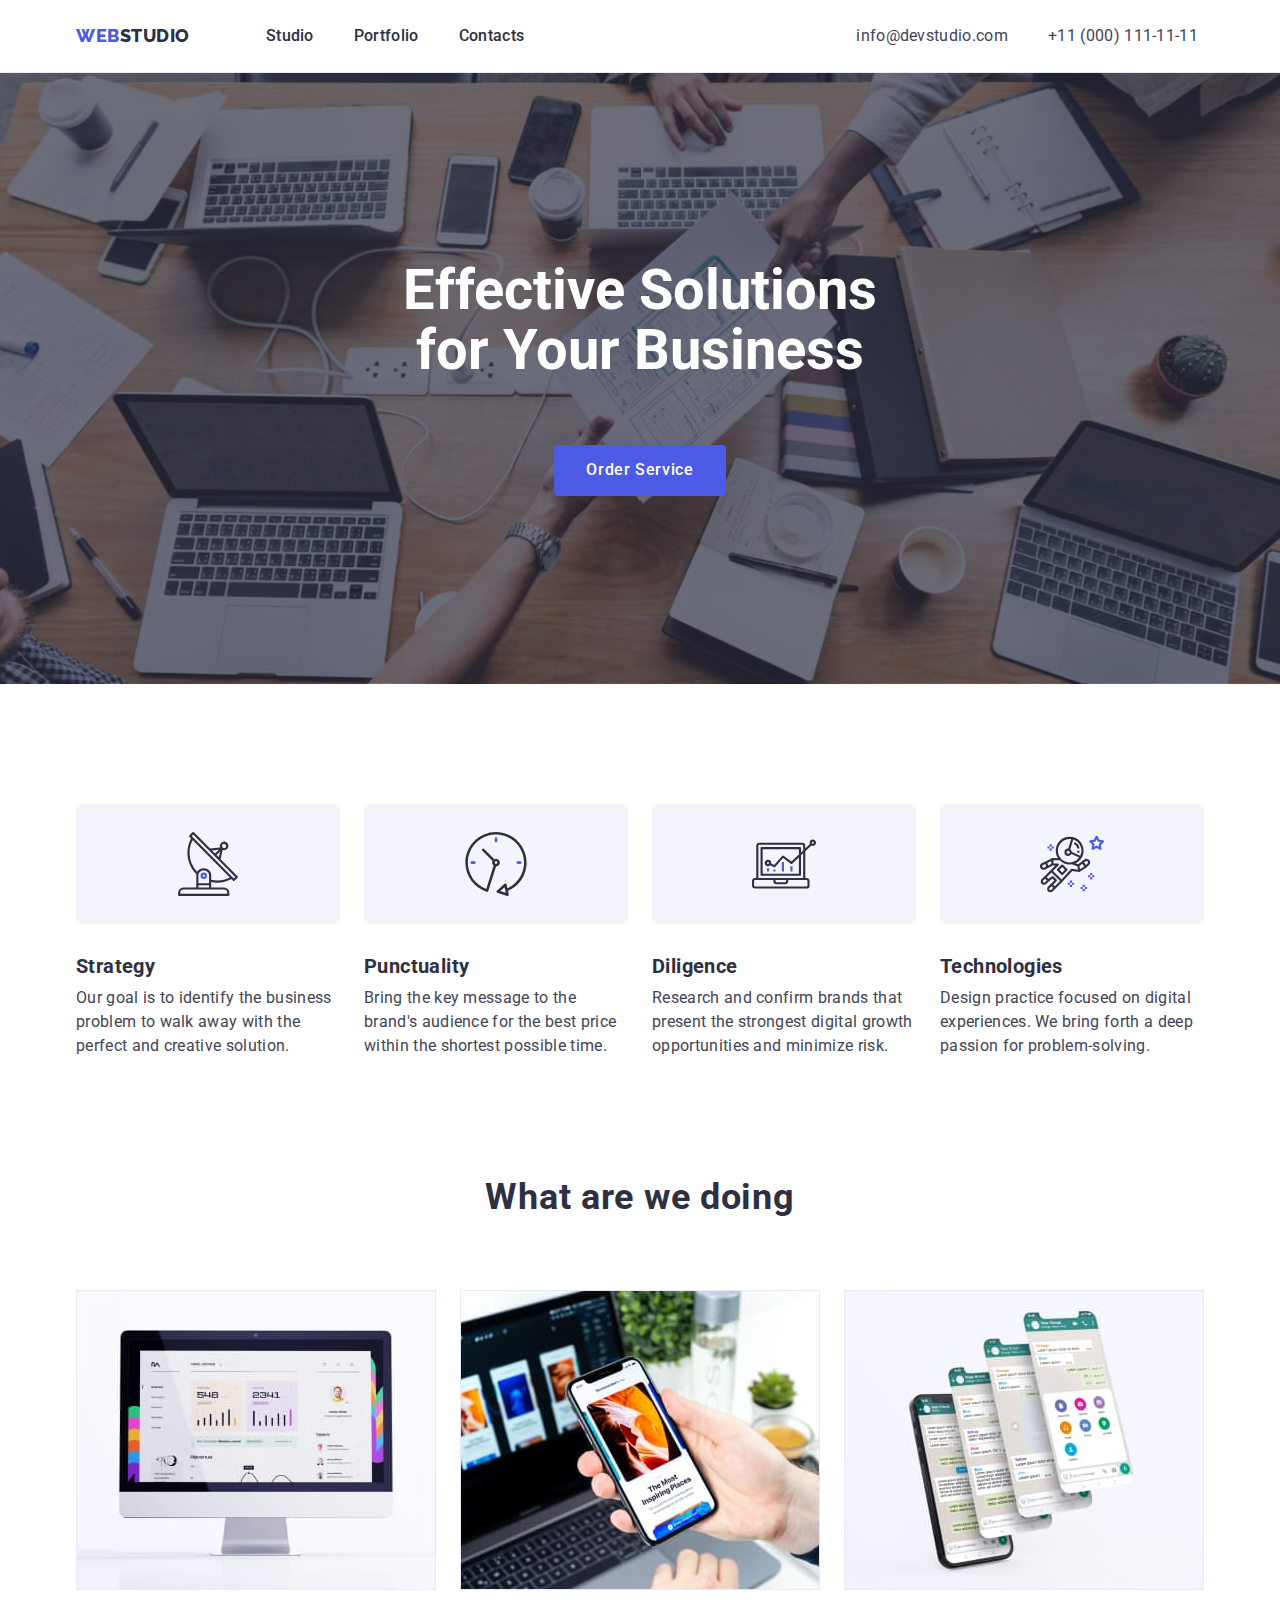
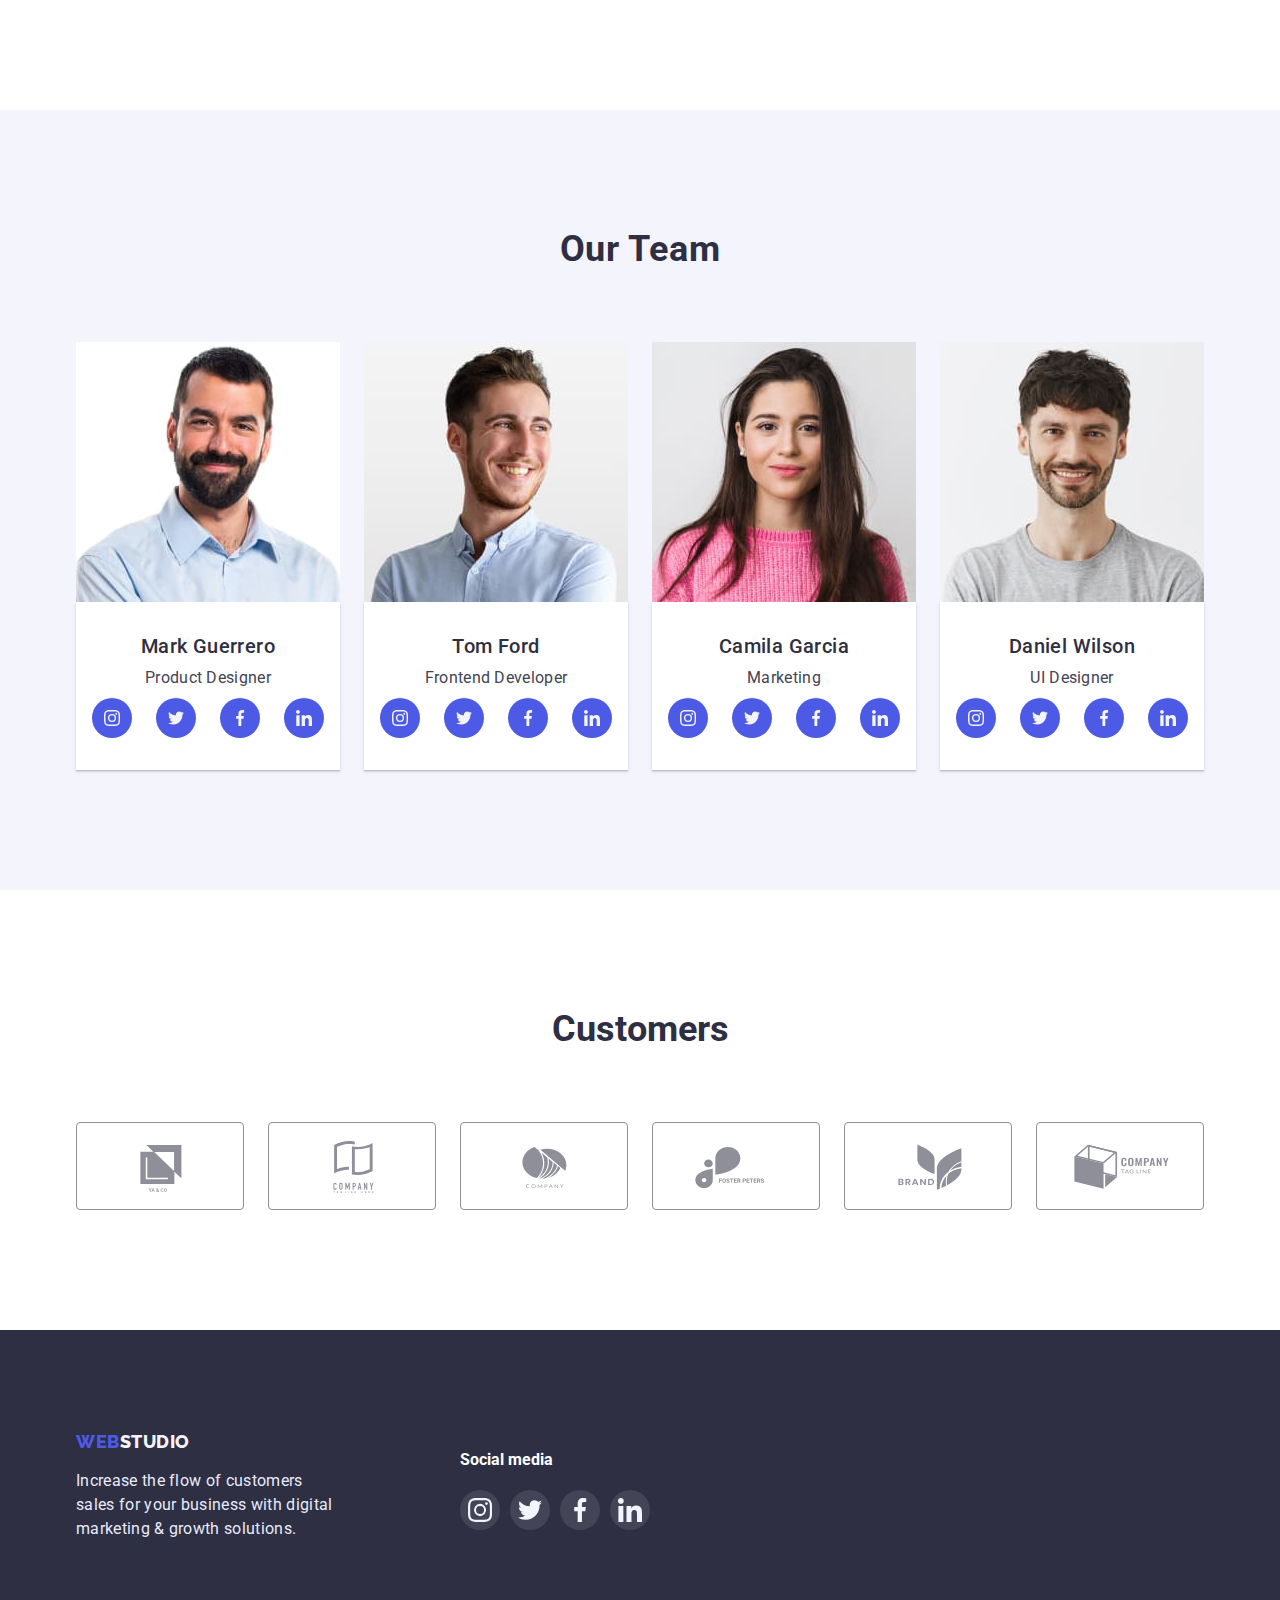
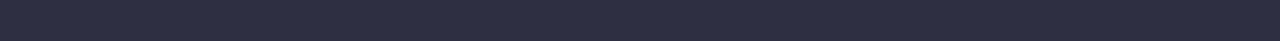
<file: index.html>
<!DOCTYPE html>
<html lang="en">

<head>
    <meta charset="UTF-8">
    <meta http-equiv="X-UA-Compatible" content="IE=edge">
    <meta name="viewport" content="width=device-width, initial-scale=1.0">
    <link rel="stylesheet"
        href="https://cdnjs.cloudflare.com/ajax/libs/modern-normalize/1.1.0/modern-normalize.min.css">
    <link rel="stylesheet" href="./css/styles.css">
    <link
        href="https://fonts.googleapis.com/css2?family=Raleway:wght@700;800&family=Roboto:wght@400;500;700;900&display=swap"
        rel="stylesheet">
    <title>Document</title>
</head>

<body>
    <header class="header">
        <div class="container ">
            <nav class="navation">
                <a href="" class="logo">WEB<span class="logo-studio">STUDIO</span></a>
                <ul class="list-nav list">
                    <li class="item-nav"><a class="link-nav" href="./index.html">Studio</a></li>
                    <li class="item-nav"><a class="link-nav" href="./portfolio.html">Portfolio</a></li>
                    <li class="item-nav"><a class="link-nav" href="">Contacts</a></li>
                </ul>

                <address class="address">
                    <ul class="list-address list">
                        <li class="item-address"><a class="link-address"
                                href="mailto:info@devstudio.com">info@devstudio.com</a></li>
                        <li class="item-address"><a class="link-address" href="tel:+110001111111">+11 (000)
                                111-11-11</a>
                        </li>
                    </ul>
                </address>
            </nav>
        </div>
    </header>

    <main class="content">
        <section class="section-hero section">
            <div class="container ">
                <h1 class="hero-title">Effective Solutions <br>for Your Business</h1>
                <button class="hero-button" type="button">Order Service</button>
            </div>
        </section>

        <section class="section our-qualities">
            <div class="container">

                <h2 class="subtitle invisible">our qualities</h2>
                <ul class="list">
                    <li class="item item-qualities">
                        <div class="div-icon">
                            <svg class="icon" width="64" height="64">
                                <use href="./images/symbol-defs.svg#antenna"></use>
                            </svg>
                        </div>
                        <h3 class="quality-title">Strategy</h3>
                        <p class="quality-text">Our goal is to identify the business
                            problem to walk away with the perfect and creative solution.</p>
                    </li>
                    <li class="item item-qualities">
                        <div class="div-icon">
                            <svg class="icon" width="64" height="64">
                                <use href="./images/symbol-defs.svg#clock"></use>
                            </svg>
                        </div>
                        <h3 class="quality-title">Punctuality</h3>
                        <p class="quality-text">Bring the key message to the brand's audience for the best price
                            within
                            the
                            shortest possible
                            time.</p>
                    </li>
                    <li class="item item-qualities">
                        <div class="div-icon">
                            <svg class="icon" width="64" height="64">
                                <use href="./images/symbol-defs.svg#diagram"></use>
                            </svg>
                        </div>
                        <h3 class="quality-title">Diligence</h3>
                        <p class="quality-text">Research and confirm brands that present the strongest digital
                            growth
                            opportunities and minimize
                            risk.</p>
                    </li>
                    <li class="item item-qualities">
                        <div class="div-icon">
                            <svg class="icon" width="64" height="64">
                                <use href="./images/symbol-defs.svg#astronaut"></use>
                            </svg>
                        </div>
                        <h3 class="quality-title">Technologies</h3>
                        <p class="quality-text">Design practice focused on digital experiences. We bring forth a
                            deep
                            passion for
                            problem-solving.</p>
                    </li>
                </ul>
            </div>
        </section>

        <section class="section-what">
            <div class="container">
                <h2 class="subtitle-what">What are we doing</h2>
                <ul class="list">
                    <li class="item"><img class="images" src="./images/computer.jpg" alt="computer" width="360"></li>
                    <li class="item"><img class="images" src="./images/notebook.jpg" alt="notebook" width="360"></li>
                    <li class="item"><img class="images" src="./images/smartphone.jpg" alt="smartphone" width="360">
                    </li>
                </ul>
            </div>
        </section>


        <section class="section-team section">
            <div class="container team-div-section">
                <h2 class="team-title">Our Team</h2>
                <ul class="list">
                    <li class="item">
                        <img class="images" src="./images/mark_guerrero.jpg" alt="Mark Guerrero" width="264">
                        <div class="team-div">
                            <h3 class="team-subtitle mark">Mark Guerrero</h3>
                            <p class="team-text">Product Designer</p>
                            <ul class="social-team">
                                <li class="social-item"><a href="" class="icon-social"><svg class="icon-soc" width="16"
                                            height="16">
                                            <use href="./images/symbol-defs.svg#instagram"></use>
                                        </svg></a></li>
                                <li class="social-item"><a href="" class="icon-social"><svg class="icon-soc" width="16"
                                            height="16">
                                            <use href="./images/symbol-defs.svg#twitter"></use>
                                        </svg></a></li>
                                <li class="social-item"><a href="" class="icon-social"><svg class="icon-soc" width="16"
                                            height="16">
                                            <use href="./images/symbol-defs.svg#facebook"></use>
                                        </svg></a></li>
                                <li class="social-item"><a href="" class="icon-social"><svg class="icon-soc" width="16"
                                            height="16">
                                            <use href="./images/symbol-defs.svg#linkedin"></use>
                                        </svg></a></li>
                            </ul>
                        </div>
                    </li>
                    <li class="item">
                        <img class="images" src="./images/tom_ford.jpg" alt="Tom Ford" width="264">
                        <div class="team-div">
                            <h3 class="team-subtitle">Tom Ford</h3>
                            <p class="team-text">Frontend Developer</p>
                            <ul class="social-team">
                                <li class="social-item"><a href="" class="icon-social"><svg class="icon-soc" width="16"
                                            height="16">
                                            <use href="./images/symbol-defs.svg#instagram"></use>
                                        </svg></a></li>
                                <li class="social-item"><a href="" class="icon-social"><svg class="icon-soc" width="16"
                                            height="16">
                                            <use href="./images/symbol-defs.svg#twitter"></use>
                                        </svg></a></li>
                                <li class="social-item"><a href="" class="icon-social"><svg class="icon-soc" width="16"
                                            height="16">
                                            <use href="./images/symbol-defs.svg#facebook"></use>
                                        </svg></a></li>
                                <li class="social-item"><a href="" class="icon-social"><svg class="icon-soc" width="16"
                                            height="16">
                                            <use href="./images/symbol-defs.svg#linkedin"></use>
                                        </svg></a></li>
                            </ul>
                        </div>
                    </li>
                    <li class="item">
                        <img class="images" src="./images/camila_garcia.jpg" alt="Camila Garcia" width="264">
                        <div class="team-div">
                            <h3 class="team-subtitle">Camila Garcia</h3>
                            <p class="team-text">Marketing</p>
                            <ul class="social-team">
                                <li class="social-item"><a href="" class="icon-social"><svg class="icon-soc" width="16"
                                            height="16">
                                            <use href="./images/symbol-defs.svg#instagram"></use>
                                        </svg></a></li>
                                <li class="social-item"><a href="" class="icon-social"><svg class="icon-soc" width="16"
                                            height="16">
                                            <use href="./images/symbol-defs.svg#twitter"></use>
                                        </svg></a></li>
                                <li class="social-item"><a href="" class="icon-social"><svg class="icon-soc" width="16"
                                            height="16">
                                            <use href="./images/symbol-defs.svg#facebook"></use>
                                        </svg></a></li>
                                <li class="social-item"><a href="" class="icon-social"><svg class="icon-soc" width="16"
                                            height="16">
                                            <use href="./images/symbol-defs.svg#linkedin"></use>
                                        </svg></a></li>
                            </ul>
                        </div>
                    </li>
                    <li class="item">
                        <img class="images" src="./images/daniel_wilson.jpg" alt="Daniel Wilson" width="264">
                        <div class="team-div">
                            <h3 class="team-subtitle">Daniel Wilson</h3>
                            <p class="team-text">UI Designer</p>
                            <ul class="social-team">
                                <li class="social-item"><a href="" class="icon-social"><svg class="icon-soc" width="16"
                                            height="16">
                                            <use href="./images/symbol-defs.svg#instagram"></use>
                                        </svg></a></li>
                                <li class="social-item"><a href="" class="icon-social"><svg class="icon-soc" width="16"
                                            height="16">
                                            <use href="./images/symbol-defs.svg#twitter"></use>
                                        </svg></a></li>
                                <li class="social-item"><a href="" class="icon-social"><svg class="icon-soc" width="16"
                                            height="16">
                                            <use href="./images/symbol-defs.svg#facebook"></use>
                                        </svg></a></li>
                                <li class="social-item"><a href="" class="icon-social"><svg class="icon-soc" width="16"
                                            height="16">
                                            <use href="./images/symbol-defs.svg#linkedin"></use>
                                        </svg></a></li>
                            </ul>
                        </div>
                    </li>
                </ul>
            </div>
        </section>
        <section class="section_custumers">
            <div class="div-commpany">
                <h2 class="title-customers">Customers</h2>
                <ul class="list-commpany">
                    <li class="social-commpany"><a href="" class="commpany"><svg class="icon-commpany" width="104"
                                height="56">
                                <use href="./images/symbol-defs.svg#Logo"></use>
                            </svg></a></li>
                    <li class="social-commpany"><a href="" class="commpany"><svg class="icon-commpany" width="104"
                                height="56">
                                <use href="./images/symbol-defs.svg#Logo-1"></use>
                            </svg></a></li>
                    <li class="social-commpany"><a href="" class="commpany"><svg class="icon-commpany" width="104"
                                height="56">
                                <use href="./images/symbol-defs.svg#Logo-2"></use>
                            </svg></a></li>
                    <li class="social-commpany"><a href="" class="commpany"><svg class="icon-commpany" width="104"
                                height="56">
                                <use href="./images/symbol-defs.svg#Logo-3"></use>
                            </svg></a></li>
                    <li class="social-commpany"><a href="" class="commpany"><svg class="icon-commpany" width="104"
                                height="56">
                                <use href="./images/symbol-defs.svg#Logo-4"></use>
                            </svg></a></li>
                    <li class="social-commpany"><a href="" class="commpany"><svg class="icon-commpany" width="104"
                                height="56">
                                <use href="./images/symbol-defs.svg#Logo-5"></use>
                            </svg></a></li>
                </ul>
            </div>
        </section>
    </main>

    <footer class="footer">
        <div class="container footer-container">
            <div class="div-posicion">
                <div class="div-web">
                    <a href="" class="logo">WEB<span class="logo-footer">STUDIO</span></a>
                    <p class="text-footer">Increase the flow of customers sales for your business with digital marketing
                        &
                        growth solutions.</p>
                </div>
                <div class="footer-social">
                    <h4 class="footer-title-social">Social media</h4>
                    <ul class="footer-list-social list">
                        <li class="social-item-footer"><a href="" class="icon-social-footer"><svg class="icon-soc"
                                    width="24" height="24">
                                    <use href="./images/symbol-defs.svg#instagram"></use>
                                </svg></a></li>
                        <li class="social-item-footer"><a href="" class="icon-social-footer"><svg class="icon-soc"
                                    width="24" height="24">
                                    <use href="./images/symbol-defs.svg#twitter"></use>
                                </svg></a></li>
                        <li class="social-item-footer"><a href="" class="icon-social-footer"><svg class="icon-soc"
                                    width="24" height="24">
                                    <use href="./images/symbol-defs.svg#facebook"></use>
                                </svg></a></li>
                        <li class="social-item-footer"><a href="" class="icon-social-footer"><svg class="icon-soc"
                                    width="24" height="24">
                                    <use href="./images/symbol-defs.svg#linkedin"></use>
                                </svg></a></li>
                    </ul>
                </div>
            </div>
        </div>
    </footer>
</body>

</html>
</file>
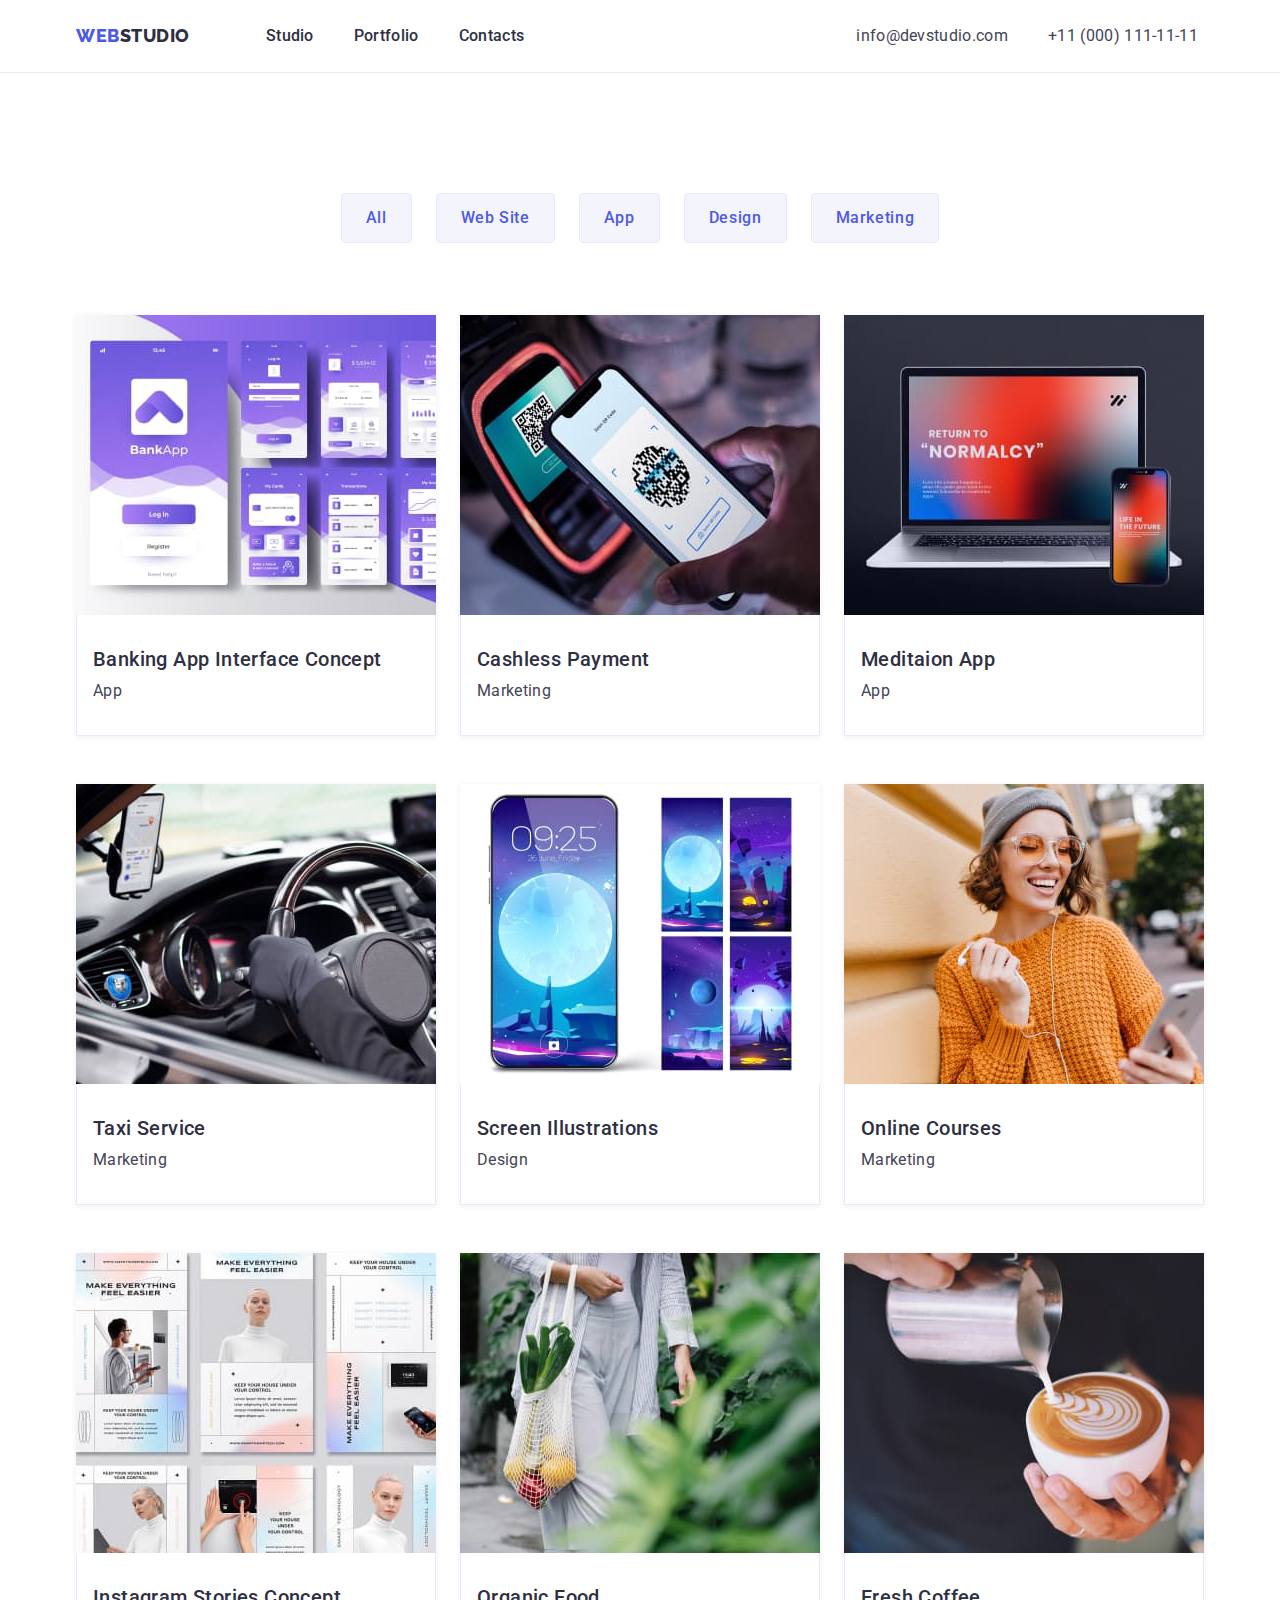
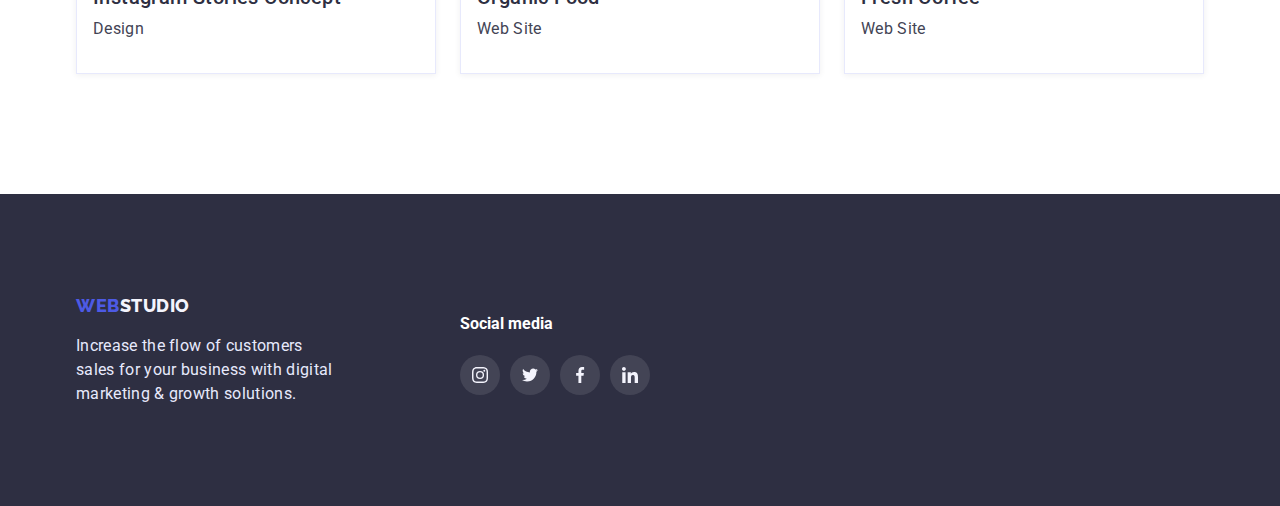
<file: portfolio.html>
<!DOCTYPE html>
<html lang="en">

<head>
    <meta charset="UTF-8">
    <meta http-equiv="X-UA-Compatible" content="IE=edge">
    <meta name="viewport" content="width=device-width, initial-scale=1.0">
    <link rel="stylesheet"
        href="https://cdnjs.cloudflare.com/ajax/libs/modern-normalize/1.1.0/modern-normalize.min.css">
    <link rel="stylesheet" href="./css/styles.css">
    <link
        href="https://fonts.googleapis.com/css2?family=Raleway:wght@700;800&family=Roboto:wght@400;500;700;900&display=swap"
        rel="stylesheet">
    <title>Document</title>
</head>

<body>
    <header class="header">
        <div class="container ">
            <nav class="navation">
                <a href="" class="logo">WEB<span class="logo-studio">STUDIO</span></a>
                <ul class="list-nav list">
                    <li class="item-nav"><a class="link-nav" href="./index.html">Studio</a></li>
                    <li class="item-nav"><a class="link-nav" href="./portfolio.html">Portfolio</a></li>
                    <li class="item-nav"><a class="link-nav" href="">Contacts</a></li>
                </ul>

                <address class="address">
                    <ul class="list-address list">
                        <li class="item-address"><a class="link-address"
                                href="mailto:info@devstudio.com">info@devstudio.com</a></li>
                        <li class="item-address"><a class="link-address" href="tel:+110001111111">+11 (000)
                                111-11-11</a>
                        </li>
                    </ul>
                </address>
            </nav>
        </div>
    </header>

    <main>
        <section class="section-portfolio">
            <div class="container">
                <h1 class="title-portfolio">Portfolio</h1>
                <ul class="list-button">
                    <li class="item-portfolio"><button class="button-portfolio" type="button">All</button></li>
                    <li class="item-portfolio"><button class="button-portfolio" type="button">Web Site</button></li>
                    <li class="item-portfolio"><button class="button-portfolio" type="button">App</button></li>
                    <li class="item-portfolio"><button class="button-portfolio" type="button">Design</button></li>
                    <li class="item-portfolio"><button class="button-portfolio" type="button">Marketing</button></li>
                </ul>
                <ul class="list-portfolio">
                    <li class="item-images"><img class="images" src="./images-portfolio/application.jpg"
                            alt="application" Width="360" Height="300">
                        <div class="class images-div">
                            <h2 class="subtitle-portfolio">Banking App Interface Concept</h2>
                            <p class="text-portfolio">App</p>
                        </div>
                    </li>
                    <li class="item-images"><img class="images" src="./images-portfolio/contactless-payment.jpg"
                            alt="contactless_payment" width="360" height="300">
                        <div class="class images-div">
                            <h2 class="subtitle-portfolio">Cashless Payment</h2>
                            <p class="text-portfolio">Marketing</p>
                        </div>
                    </li>
                    <li class="item-images"><img class="images" src="./images-portfolio/notebook.jpg" alt="notebook"
                            width="360" height="300">
                        <div class="class images-div">
                            <h2 class="subtitle-portfolio">Meditaion App</h2>
                            <p class="text-portfolio">App</p>
                        </div>
                    </li>
                    <li class="item-images"><img class="images" src="./images-portfolio/car.jpg" alt="car" width="360"
                            height="300">
                        <div class="class images-div">
                            <h2 class="subtitle-portfolio">Taxi Service</h2>
                            <p class="text-portfolio">Marketing</p>
                        </div>
                    <li class="item-images"><img class="images" src="./images-portfolio/smartphone.jpg" alt="smartphone"
                            width="360" height="300">
                        <div class="class images-div">
                            <h2 class="subtitle-portfolio">Screen Illustrations</h2>
                            <p class="text-portfolio">Design</p>
                        </div>
                    </li>
                    <li class="item-images"><img class="images" src="./images-portfolio/gilr.jpg" alt="gilr" width="360"
                            height="300">
                        <div class="class images-div">
                            <h2 class="subtitle-portfolio">Online Courses</h2>
                            <p class="text-portfolio">Marketing</p>
                        </div>
                    </li>
                    <li class="item-images"><img class="images" src="./images-portfolio/website.jpg" alt="website"
                            width="360" height="300">
                        <div class="class images-div">
                            <h2 class="subtitle-portfolio">Instagram Stories Concept</h2>
                            <p class="text-portfolio">Design</p>
                        </div>
                    </li>
                    <li class="item-images"><img class="images" src="./images-portfolio/fruit.jpg" alt="fruit"
                            width="360" height="300">
                        <div class="class images-div">
                            <h2 class="subtitle-portfolio">Organic Food</h2>
                            <p class="text-portfolio">Web Site</p>
                        </div>
                    </li>
                    <li class="item-images"> <img class="images" src="./images-portfolio/coffee.jpg" alt="coffee"
                            width="360" height="300">
                        <div class="class images-div">
                            <h2 class="subtitle-portfolio">Fresh Coffee</h2>
                            <p class="text-portfolio">Web Site</p>
                        </div>
                    </li>
                </ul>
            </div>
        </section>
    </main>
    <footer class="footer">
        <div class="container footer-container">
            <div class="div-posicion">
                <div class="div-web">
                    <a href="" class="logo">WEB<span class="logo-footer">STUDIO</span></a>
                    <p class="text-footer">Increase the flow of customers sales for your business with digital marketing
                        &
                        growth solutions.</p>
                </div>
                <div class="footer-social">
                    <h4 class="footer-title-social">Social media</h4>
                    <ul class="footer-list-social list">
                        <li class="social-item-footer"><a href="" class="icon-social-footer"><svg class="icon-soc"
                                    width="16" height="16">
                                    <use href="./images/symbol-defs.svg#instagram"></use>
                                </svg></a></li>
                        <li class="social-item-footer"><a href="" class="icon-social-footer"><svg class="icon-soc"
                                    width="16" height="16">
                                    <use href="./images/symbol-defs.svg#twitter"></use>
                                </svg></a></li>
                        <li class="social-item-footer"><a href="" class="icon-social-footer"><svg class="icon-soc"
                                    width="16" height="16">
                                    <use href="./images/symbol-defs.svg#facebook"></use>
                                </svg></a></li>
                        <li class="social-item-footer"><a href="" class="icon-social-footer"><svg class="icon-soc"
                                    width="16" height="16">
                                    <use href="./images/symbol-defs.svg#linkedin"></use>
                                </svg></a></li>
                    </ul>
                </div>
            </div>
        </div>
    </footer>
</body>

</html>
</file>
<file: css/styles.css>
:root {
    --primary-header-color: #2E2F42;
    --body-color: #434455;
    --color-white: #ffffff;
    --color-footer: #E7E9FC;
    --color-hover: #404BBF;
    --color-logo-web: #4D5AE5;
    --team-background-color: #F4F4FD;
    --background: #FFFFFF;
    --color-border: #8E8F99;
    --background-footer-icon: #31D0AA;
    --icon-commpany: #AFB1B8;
}

.invisible {
    display: none;
}

h1 {
    margin: 0;
}

h2 {
    margin: 0;
}

h3 {
    margin: 0;
}

body {
    font-family: 'Roboto', sans-serif;
    color: var(--body-color);
}

.container {
    margin-left: auto;
    margin-right: auto;
    padding-left: 15px;
    padding-right: 15px;
    width: 1158px;
}

.section {
    padding-top: 120px;
}

/*header*/
.header {
    border-bottom: 1px solid var(--color-footer);
}

.logo {
    color: var(--color-logo-web);
    font-family: 'Raleway';
    font-weight: 800;
    font-size: 18px;
    line-height: 1.33;
    letter-spacing: 0.03em;
    text-decoration: none;
}

.logo-studio {
    color: var(--primary-header-color);
}


.list {
    padding: 0;
    margin: 0;
    list-style: none;
}

.link-nav:hover,
.link-nav:focus {
    color: var(--color-hover)
}



.list-nav {
    display: flex;
    margin-left: 76px;

}

.item-nav+.item-nav {
    margin-left: 40px;
}

.link-nav {
    display: block;
    padding-top: 24px;
    padding-bottom: 24px;
    color: var(--primary-header-color);
    font-weight: 500;
    font-size: 16px;
    line-height: 1.5;
    letter-spacing: 0.02em;
    text-decoration: none;
    list-style: none;
}


.navation {
    display: flex;
    align-items: center;
    background: var(--background);
}

.list-address {
    display: flex;
    margin-left: 332px;
    ;
}

.item-address+.item-address {
    margin-left: 40px;
}

.link-address {
    display: inline-block;
    padding-top: 24px;
    padding-bottom: 24px;
    color: var(--body-color);
    font-style: normal;
    font-size: 16px;
    line-height: 1.5px;
    letter-spacing: 0.02em;
    text-decoration: none;
    list-style: none;
}

.link-address:hover,
.link-address:focus {
    color: var(--color-hover)
}

/*hero*/
.section-hero {
    max-width: 1440px;
    margin-left: auto;
    margin-right: auto;
    text-align: center;
    background-color: var(--primary-header-color);
    background-image: linear-gradient(to right, rgba(46, 47, 66, 0.7), rgba(46, 47, 66, 0.7)), url(../images/people-office.jpg);
    background-repeat: no-repeat;
    background-position: 50% 50%;
    background-size: cover;
    padding-top: 188px;
    padding-bottom: 188px;
}

.hero-title {
    margin-left: 0;
    margin-right: 0;
    margin-top: 0;
    margin-bottom: 64px;
    color: var(--color-white);
    font-weight: 700;
    font-size: 56px;
    line-height: 1.07;
}

.hero-button {
    display: inline-block;
    cursor: pointer;
    border-radius: 4px;
    border: var(--color-logo-web);
    padding: 16px 32px;
    background-color: var(--color-logo-web);
    color: var(--color-white);
    font-family: inherit;
    font-weight: 500;
    font-size: 16px;
    line-height: 1.18;
    letter-spacing: 0.04em;
}

.hero-button:hover,
.hero-button:focus {
    background-color: var(--color-hover);
    border: var(--color-hover);
}

/*section quality*/

.list {
    display: flex
}

.item-qualities {
    width: calc((100% - (24px * 3)) / 4);
}

.item+.item {
    margin-left: 24px;
}

.quality-title {
    margin-top: 0px;
    margin-bottom: 8px;
    color: var(--primary-header-color);
    font-weight: 700;
    font-size: 20px;
    line-height: 1.2;
    letter-spacing: 0.02em;
}

.quality-text {
    margin: 0;
    font-size: 16px;
    line-height: 1.5;
    letter-spacing: 0.02em;
}

/*section-what*/
.section-what {
    padding-top: 120px;
    padding-bottom: 120px;
}

.subtitle-what {
    margin: 0;
    color: var(--primary-header-color);
    font-weight: 700;
    font-size: 36px;
    line-height: 1.11;
    letter-spacing: 0.02em;
    text-align: center;
    margin-bottom: 72px;
    color: var(--primary-header-color);
    font-weight: 700;
    font-size: 36px;
    line-height: 1.11;
    letter-spacing: 0.02em;
}

/*section-oer team*/
.section-team {
    padding-bottom: 120px;
    background-color: var(--team-background-color);
}

.team-div {
    padding-top: 32px;
    padding-bottom: 32px;
}

.team-title {
    margin-top: 0;
    margin-bottom: 72px;
    color: var(--primary-header-color);
    font-weight: 700;
    font-size: 36px;
    line-height: 1.11;
    text-align: center;
    letter-spacing: 0.02em;
    text-transform: capitalize;
}

.team-subtitle {
    margin-top: 0;
    margin-bottom: 8px;
    color: var(--primary-header-color);
    font-weight: 500;
    font-size: 20px;
    line-height: 1.2;
    text-align: center;
    letter-spacing: 0.02em;
}

.images {
    display: block;
}

.team-text {
    margin-top: 0;
    margin-bottom: 8px;
    font-size: 16px;
    line-height: 1.5;
    text-align: center;
    letter-spacing: 0.02em;
}

.team-div {
    background-color: var(--background);
    box-shadow: 0px 1px 6px rgba(46, 47, 66, 0.08), 0px 1px 1px rgba(46, 47, 66, 0.16), 0px 2px 1px rgba(46, 47, 66, 0.08);
}

/*footer*/
.footer {
    background-color: var(--primary-header-color);
    padding-top: 100px;
    padding-bottom: 100px;
}



.logo-footer {
    color: var(--team-background-color);
    font-family: 'Raleway';
    font-weight: 800;
    font-size: 18px;
    line-height: 1.33;
    letter-spacing: 0.03em;
    text-decoration: none;
}

.text-footer {
    margin-top: 16px;
    margin-bottom: 0;
    width: 264px;
    color: var(--color-footer);
    font-size: 16px;
    line-height: 1.5;
    letter-spacing: 0.02em;
}

/*portfolio*/
.section-portfolio {
    padding-top: 120px;
    padding-bottom: 120px;
}

.title-portfolio {
    text-align: center;
}

.button-portfolio {
    padding-top: 12px;
    padding-bottom: 12px;
    padding-left: 24px;
    padding-right: 24px;
    border-radius: 4px;
    border: 1px solid var(--color-footer);
    background-color: var(--team-background-color);
    color: var(--color-logo-web);
    font-family: inherit;
    font-weight: 500;
    font-size: 16px;
    line-height: 1.5;
    letter-spacing: 0.04em;
    cursor: pointer
}

/*.item-portfolio:hover .item-portfolio:focus {
    color: var(--color-hover);
    border-radius: 4px;
    border: solid var(--color-hover);
}*/

.item-portfolio+.item-portfolio {
    margin-left: 24px;
}


.button-portfolio:hover,
.button-portfolio:focus {
    background-color: var(--color-logo-web);
    color: var(--team-background-color);
    border: 1px solid var(--color-hover);
    box-shadow: 0px 3px 1px rgba(0, 0, 0, 0.1), 0px 2px 1px rgba(0, 0, 0, 0.08), 0px 2px 2px rgba(0, 0, 0, 0.12);
}

.list-button {
    display: flex;
    list-style: none;
    justify-content: center;
    margin-top: 0;
    margin-bottom: 72px;
    padding: 0;
}

.list-portfolio {
    display: flex;
    flex-wrap: wrap;
    list-style: none;
    column-gap: 24px;
    row-gap: 48px;
    padding: 0;
    margin: 0;
}

.item-images {
    box-shadow: 0px 1px 6px rgba(46, 47, 66, 0.08);
}

.item-images:hover,
.item-images:focus {
    box-shadow: 0px 1px 6px rgba(46, 47, 66, 0.08), 0px 1px 1px rgba(46, 47, 66, 0.16), 0px 2px 1px rgba(46, 47, 66, 0.08);
    ;
}


.title-portfolio {
    display: none;
    margin: 0;
}


.subtitle-portfolio {
    margin-top: 0;
    margin-bottom: 8px;
    color: var(--primary-header-color);
    font-weight: 500;
    font-size: 20px;
    line-height: 1.2;
    letter-spacing: 0.02em;
}


.text-portfolio {
    margin: 0;
    line-height: 1.5;
    letter-spacing: 0.02em;
}

.images-div {
    padding-top: 32px;
    padding-bottom: 32px;
    padding-left: 16px;
    border-bottom: 1px solid var(--color-footer);
    border-left: 1px solid var(--color-footer);
    border-right: 1px solid var(--color-footer);

}

/*icon*/

.div-icon {
    width: 100%;
    height: 120px;
    background-color: var(--back-svg);
    border-radius: 4px;
    display: flex;
    justify-content: center;
    align-items: center;
    margin-bottom: 30px;
    background-color: #F4F4FD;
    ;
}

.social-team {
    margin: 0;
    padding: 0;
    display: flex;
    justify-content: center;
    gap: 24px;
    list-style: none;
}

.social-item {
    width: 40px;
    height: 40px;
    gap: 10px;
    display: flex;
    align-items: center;
    justify-content: center;
    list-style: none;
}

/*section_custumers*/
.section_custumers {
    padding-top: 120px;
    padding-bottom: 120px;
}

.div-commpany {
    padding-left: 15px;
    padding-right: 15px;
    margin-left: auto;
    margin-right: auto;
    width: 1158px;
}

.title-customers {
    margin: 0;
    font-weight: 700;
    font-size: 36px;
    line-height: 1.11;
    text-align: center;
    margin-bottom: 72px;
    color: var(--primary-header-color);
    font-weight: 700;
    font-size: 36px;
    line-height: 1.11;
}

.list-commpany {
    margin: 0;
    padding: 0;
    list-style: none;
    display: flex;
    justify-content: space-between;
    gap: 20px;
    flex-wrap: wrap;
}

.social-commpany {
    width:
        168px;
    height:
        88px;

    align-items: center;
    justify-content: center;
    list-style: none;
}

.commpany {
    width: 100%;
    height: 100%;
    display: block;
    border: 1px solid var(--color-border);
    border-radius: 4px;
    display: flex;
    justify-content: center;
    align-items: center;
    color: var(--color-border);
}

.commpany:hover,
.commpany:focus {
    color: var(--color-hover);
    border: 1px solid var(--color-hover);
}

.icon-commpany {
    justify-content: center;
    align-items: center;
    fill: currentColor;
}

.icon-commpany:hover,
.icon-commpany:focus {
    fill: var(--color-hover);
}


/* footer social */
.div-footer {
    padding-left: 15px;
    padding-right: 15px;
    width: 1158px;
    display: flex;
    flex-wrap: wrap;
}

.div-posicion {
    display: flex;

}

.div-web {
    margin-right: 120px;
}

.footer-list-social {
    gap: 10px;
}

.footer-title-social {
    color: var(--background);
}

.social-item-footer {
    width: 40px;
    height: 40px;
    display: flex;
    align-items: center;
    list-style: none;
}

.icon-soc {
    fill: var(--team-background-color);
}

.icon-social {
    width: 100%;
    height: 100%;
    background-color: var(--color-logo-web);
    border-radius: 50%;
    fill: var(--color-logo-web);
    display: flex;
    justify-content: center;
    align-items: center;
}

.icon-social:hover,
.icon-social:focus {
    background-color: var(--color-hover);
    color: var(--team-background-color);
    border-radius: 50%;
}

.icon-social-footer {
    width: 100%;
    height: 100%;
    border-radius: 50%;
    display: flex;
    color: var(--team-background-color);
    justify-content: center;
    align-items: center;
    background: rgba(255, 255, 255, 0.1);
}

.icon-social-footer:hover,
.icon-social-footer:focus {
    border-radius: 50%;
    background-color: var(--background-footer-icon);
    ;
}
</file>
